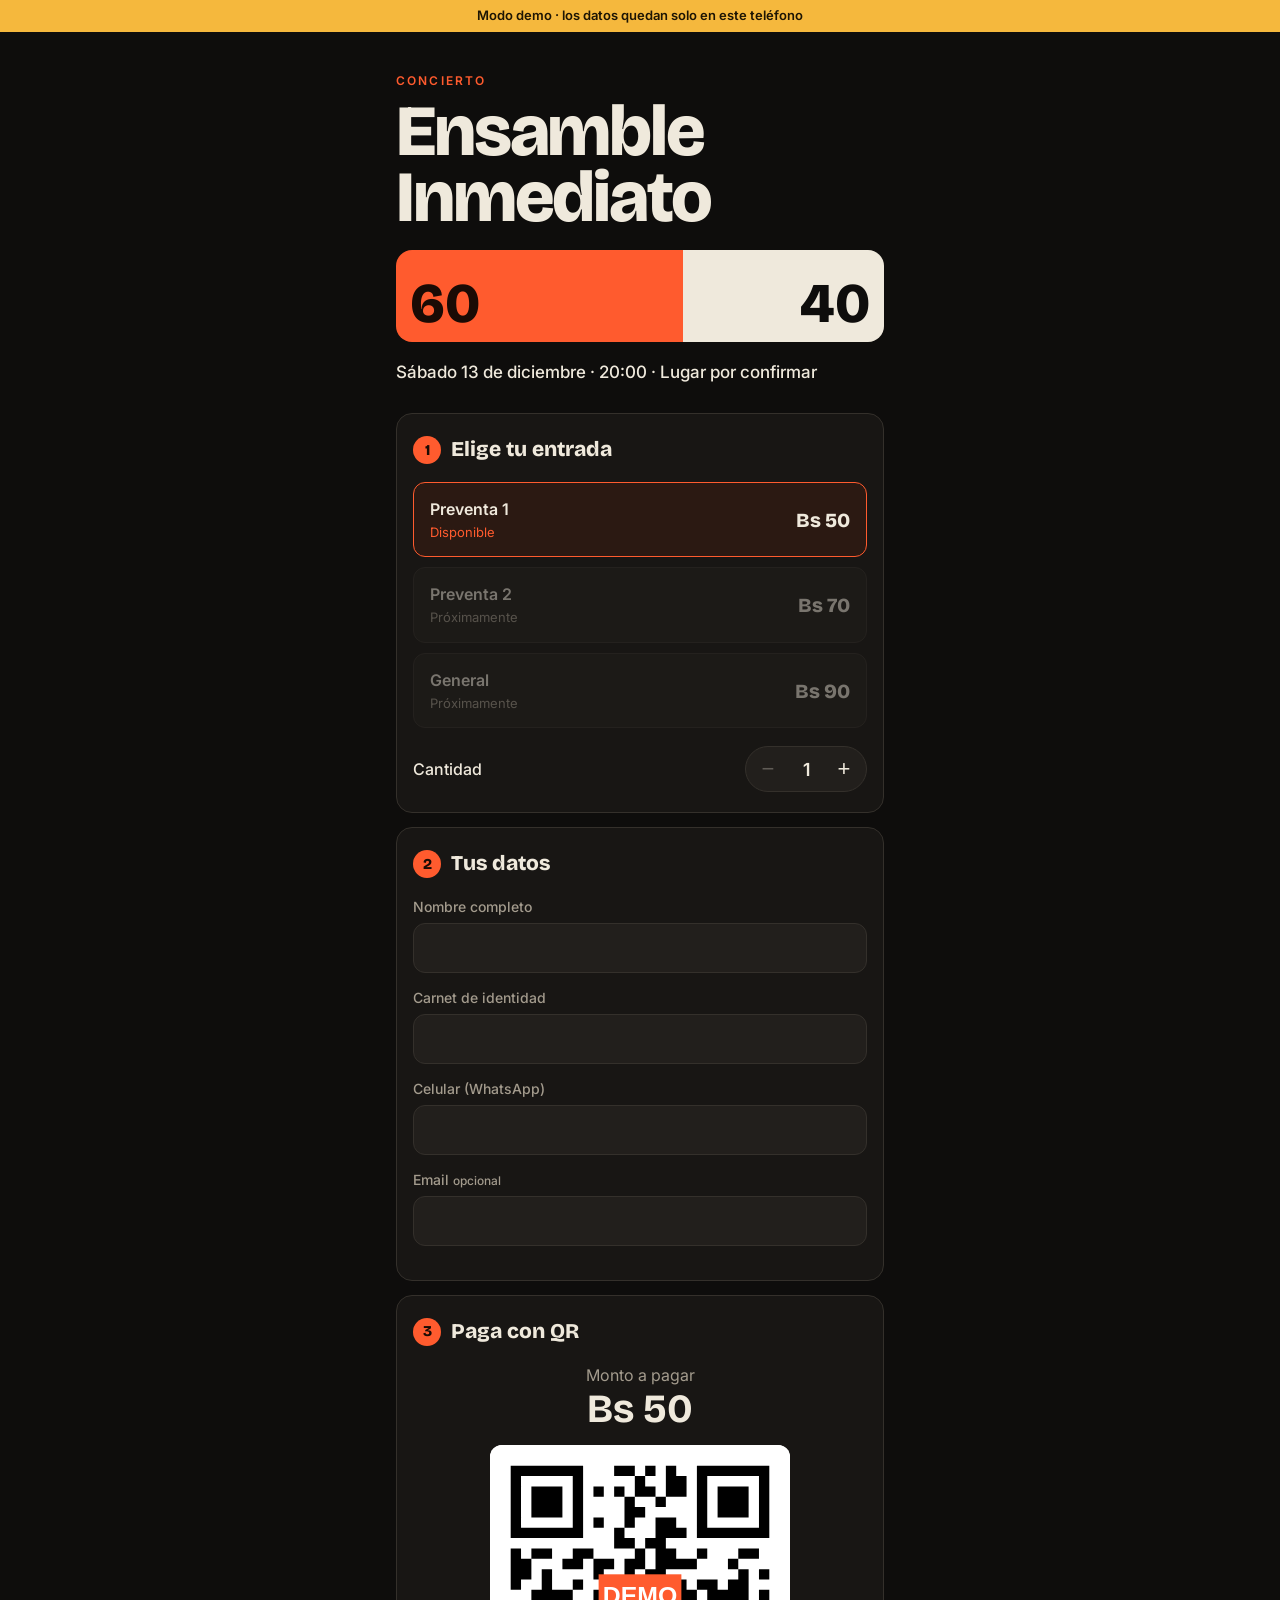
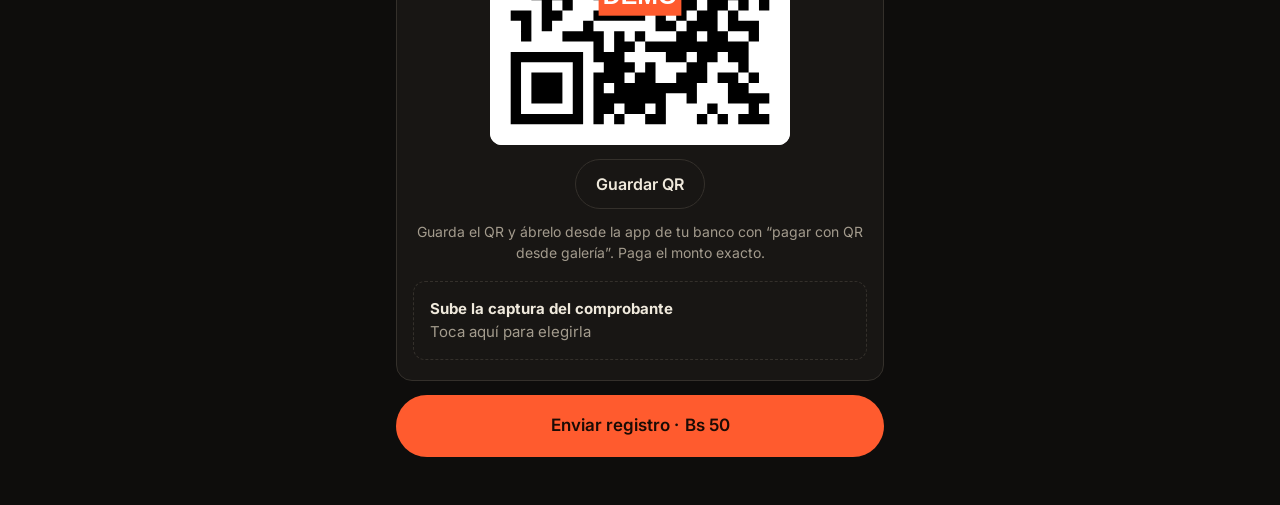
<file: index.html>
<!doctype html>
<html lang="es">
<head>
  <meta charset="utf-8">
  <meta name="viewport" content="width=device-width, initial-scale=1, viewport-fit=cover">
  <title>Ensamble Inmediato: 60/40 · Entradas</title>
  <meta name="description" content="Registra tu entrada para el concierto Ensamble Inmediato: 60/40.">
  <meta name="theme-color" content="#0e0d0c">
  <link rel="icon" href="data:image/svg+xml,%3Csvg xmlns='http://www.w3.org/2000/svg' viewBox='0 0 10 10'%3E%3Crect width='6' height='10' fill='%23ff5b2e'/%3E%3Crect x='6' width='4' height='10' fill='%23efe9dc'/%3E%3C/svg%3E">
  <link rel="preconnect" href="https://fonts.googleapis.com">
  <link rel="preconnect" href="https://fonts.gstatic.com" crossorigin>
  <link href="https://fonts.googleapis.com/css2?family=Bricolage+Grotesque:opsz,wght@12..96,500;12..96,800&family=Inter:wght@400;500;600&display=swap" rel="stylesheet">
  <link rel="stylesheet" href="styles.css">
</head>
<body>
  <div class="demo-banner" id="demoBanner" hidden>Modo demo · los datos quedan solo en este teléfono</div>

  <header class="hero">
    <p class="kicker">Concierto</p>
    <h1>Ensamble<br>Inmediato</h1>
    <div class="split" aria-label="60/40">
      <span>60</span><span>40</span>
    </div>
    <p class="meta" id="meta"></p>
    <p class="info" id="info" hidden></p>
  </header>

  <main class="wrap">
    <p class="loading" id="loading">Cargando entradas…</p>
    <div class="notice error" id="loadError" hidden></div>
    <div class="notice" id="closed" hidden></div>

    <form id="form" hidden>
      <section class="step">
        <h2><span class="num">1</span>Elige tu entrada</h2>
        <div class="tiers" id="tiers" role="radiogroup" aria-label="Tipo de entrada"></div>
        <div class="qty-row">
          <span>Cantidad</span>
          <div class="stepper">
            <button type="button" id="minus" aria-label="Menos">−</button>
            <output id="qty">1</output>
            <button type="button" id="plus" aria-label="Más">+</button>
          </div>
        </div>
      </section>

      <section class="step">
        <h2><span class="num">2</span>Tus datos</h2>
        <label class="field"><span>Nombre completo</span>
          <input name="nombre" required autocomplete="name" maxlength="100"></label>
        <label class="field"><span>Carnet de identidad</span>
          <input name="ci" required maxlength="20" autocomplete="off"></label>
        <label class="field"><span>Celular (WhatsApp)</span>
          <input name="telefono" type="tel" inputmode="tel" required autocomplete="tel" maxlength="20"></label>
        <label class="field"><span>Email <em>opcional</em></span>
          <input name="email" type="email" autocomplete="email" maxlength="100"></label>
      </section>

      <section class="step">
        <h2><span class="num">3</span>Paga con QR</h2>
        <div class="pay" id="pay">
          <p class="amount">Monto a pagar <strong id="total">Bs 0</strong></p>
          <img class="qr" id="qrImg" alt="QR para el pago">
          <a class="btn ghost" id="qrDownload" download="qr-ensamble-6040.png">Guardar QR</a>
          <p class="hint">Guarda el QR y ábrelo desde la app de tu banco con “pagar con QR desde galería”. Paga el monto exacto.</p>
        </div>
        <div class="notice" id="noQr" hidden>El QR de pago todavía no está disponible. Vuelve pronto.</div>

        <label class="upload" id="upload">
          <input type="file" id="proof" accept="image/*" required>
          <img id="proofPreview" alt="Comprobante" hidden>
          <span id="proofText"><strong>Sube la captura del comprobante</strong><br>Toca aquí para elegirla</span>
        </label>
      </section>

      <div class="notice error" id="formError" hidden></div>
      <button class="btn primary big" id="submit">Enviar registro · <span id="totalBtn">Bs 0</span></button>
    </form>

    <section class="done" id="done" hidden>
      <p class="kicker">Registro enviado</p>
      <p class="code" id="doneCode"></p>
      <p class="summary" id="doneSummary"></p>
      <p class="hint">Tu pago está <strong>pendiente de verificación</strong>. Toma una captura de esta pantalla: tu código es tu respaldo en la puerta.</p>
      <button class="btn ghost" type="button" id="again">Registrar otra compra</button>
    </section>
  </main>

  <script src="config.js"></script>
  <script src="api.js"></script>
  <script src="app.js"></script>
</body>
</html>
</file>
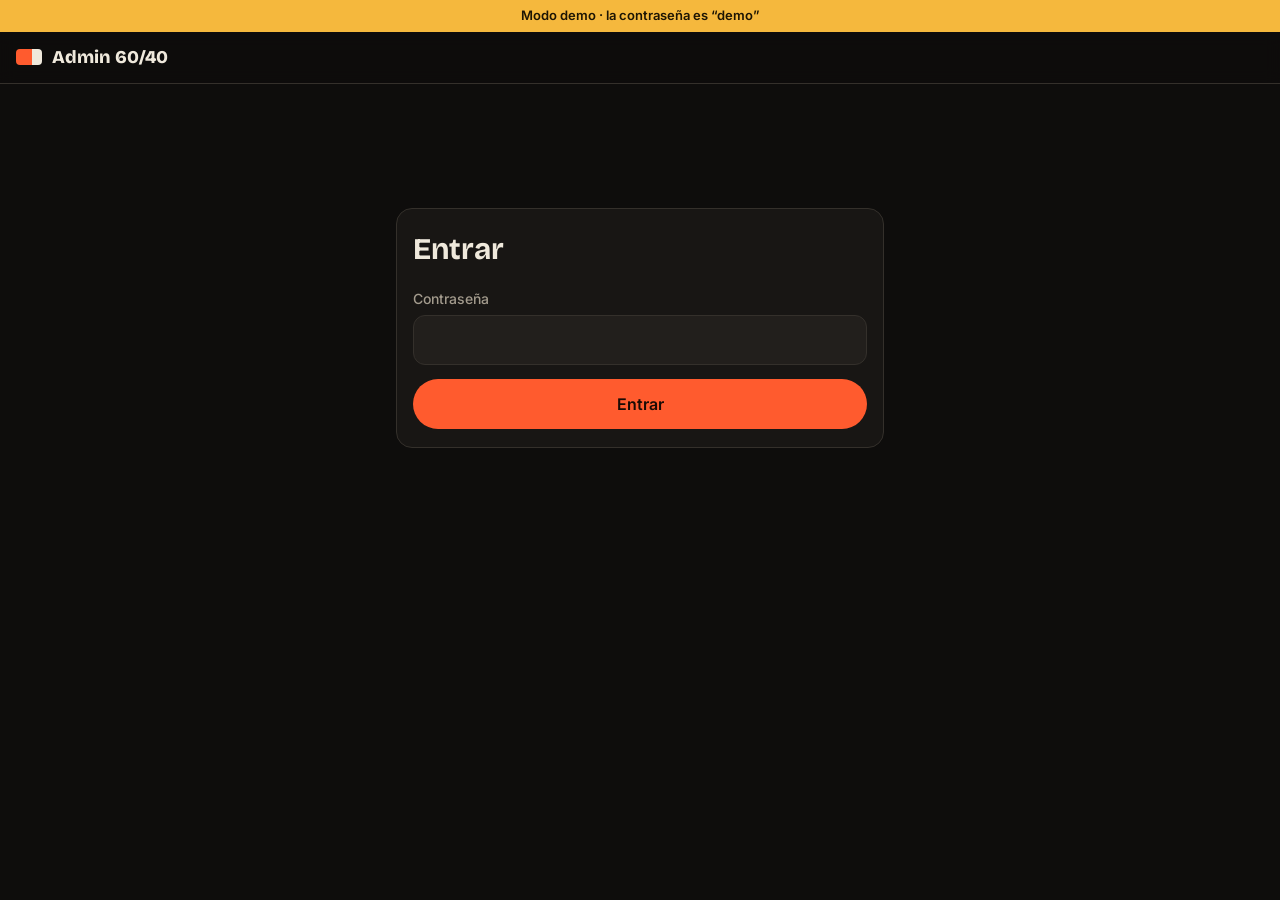
<file: admin.html>
<!doctype html>
<html lang="es">
<head>
  <meta charset="utf-8">
  <meta name="viewport" content="width=device-width, initial-scale=1, viewport-fit=cover">
  <title>Admin · Ensamble Inmediato 60/40</title>
  <meta name="robots" content="noindex">
  <meta name="theme-color" content="#0e0d0c">
  <link rel="icon" href="data:image/svg+xml,%3Csvg xmlns='http://www.w3.org/2000/svg' viewBox='0 0 10 10'%3E%3Crect width='6' height='10' fill='%23ff5b2e'/%3E%3Crect x='6' width='4' height='10' fill='%23efe9dc'/%3E%3C/svg%3E">
  <link rel="preconnect" href="https://fonts.googleapis.com">
  <link rel="preconnect" href="https://fonts.gstatic.com" crossorigin>
  <link href="https://fonts.googleapis.com/css2?family=Bricolage+Grotesque:opsz,wght@12..96,500;12..96,800&family=Inter:wght@400;500;600&display=swap" rel="stylesheet">
  <link rel="stylesheet" href="styles.css">
</head>
<body class="admin">
  <div class="demo-banner" id="demoBanner" hidden>Modo demo · la contraseña es “demo”</div>

  <header class="bar">
    <span class="bar-title"><span class="mini-split"><i></i><i></i></span>Admin 60/40</span>
    <button class="link" type="button" id="logout" hidden>Salir</button>
  </header>

  <main class="wrap">
    <form class="card login" id="login">
      <h1>Entrar</h1>
      <label class="field"><span>Contraseña</span>
        <input type="password" id="password" required autocomplete="current-password"></label>
      <div class="notice error" id="loginError" hidden></div>
      <button class="btn primary">Entrar</button>
    </form>

    <div id="panel" hidden>
      <nav class="tabs" id="tabs">
        <button type="button" data-tab="regs" class="on">Registros</button>
        <button type="button" data-tab="tiers">Tiers</button>
        <button type="button" data-tab="setup">QR y evento</button>
      </nav>

      <section id="tab-regs">
        <div class="stats" id="stats"></div>
        <input class="search" id="search" type="search" placeholder="Buscar nombre, CI, código o celular">
        <div class="chips" id="chips">
          <button type="button" data-f="todos" class="on">Todos</button>
          <button type="button" data-f="pendiente">Pendientes</button>
          <button type="button" data-f="pagado">Pagados</button>
          <button type="button" data-f="rechazado">Rechazados</button>
        </div>
        <div id="regList"></div>
        <button class="btn ghost" type="button" id="refresh">Actualizar lista</button>
      </section>

      <section id="tab-tiers" hidden>
        <p class="hint">Se venden en este orden. En modo <b>secuencial</b> solo se vende el primero disponible; cuando se agota o vence, se abre el siguiente. Los rechazados no cuentan para el cupo.</p>
        <div id="tierList"></div>
        <button class="btn ghost" type="button" id="addTier">+ Agregar tier</button>
        <button class="btn primary" type="button" id="saveTiers">Guardar tiers</button>
      </section>

      <section id="tab-setup" hidden>
        <div class="card">
          <h2>QR de pago</h2>
          <img class="qr" id="qrPreview" alt="QR actual" hidden>
          <p class="hint" id="qrEmpty">Todavía no hay QR. Sin QR la página no deja registrarse.</p>
          <label class="btn primary file">Subir nuevo QR
            <input type="file" id="qrFile" accept="image/*"></label>
        </div>

        <form class="card" id="cfgForm">
          <h2>Evento</h2>
          <label class="field"><span>Nombre</span><input name="evento" maxlength="100"></label>
          <label class="field"><span>Fecha y hora</span><input name="fecha" maxlength="100" placeholder="Sábado 13 de diciembre · 20:00"></label>
          <label class="field"><span>Lugar</span><input name="lugar" maxlength="100"></label>
          <label class="field"><span>Info extra</span><textarea name="info" rows="3" maxlength="500"></textarea></label>
          <label class="field"><span>Modo de tiers</span>
            <select name="modo_tiers">
              <option value="secuencial">Secuencial (preventa 1 → 2 → …)</option>
              <option value="todos">Todos a la vez</option>
            </select></label>
          <label class="field"><span>Máximo de entradas por registro</span>
            <input name="max_por_persona" type="number" inputmode="numeric" min="1" max="50"></label>
          <button class="btn primary">Guardar evento</button>
        </form>
      </section>
    </div>
  </main>

  <div class="toast" id="toast" hidden></div>

  <script src="config.js"></script>
  <script src="api.js"></script>
  <script src="admin.js"></script>
</body>
</html>
</file>
<file: styles.css>
:root {
  --bg: #0e0d0c;
  --surface: #181614;
  --surface-2: #221f1c;
  --line: #34302b;
  --text: #efe9dc;
  --muted: #a39b8d;
  --accent: #ff5b2e;
  --accent-ink: #1a0b05;
  --ok: #4fd18b;
  --warn: #f5b83d;
  --bad: #ff5c74;
  --radius: 16px;
  --display: 'Bricolage Grotesque', system-ui, sans-serif;
  --body: 'Inter', system-ui, sans-serif;
  color-scheme: dark;
}

* { box-sizing: border-box; }
[hidden] { display: none !important; }

html { -webkit-text-size-adjust: 100%; }
body {
  margin: 0;
  background: var(--bg);
  color: var(--text);
  font: 16px/1.5 var(--body);
  padding-bottom: env(safe-area-inset-bottom);
}

a { color: inherit; }
h1, h2 { font-family: var(--display); margin: 0; }
small { color: var(--muted); }
em { font-style: normal; color: var(--muted); font-size: .85em; }

.wrap { max-width: 520px; margin: 0 auto; padding: 0 16px 48px; }

.demo-banner {
  background: var(--warn);
  color: #1d1504;
  text-align: center;
  font-size: 13px;
  font-weight: 600;
  padding: 6px 16px;
}

/* ---------- Hero ---------- */

.hero { max-width: 520px; margin: 0 auto; padding: 40px 16px 28px; }
.kicker {
  margin: 0 0 8px;
  font-size: 12px;
  font-weight: 600;
  letter-spacing: .18em;
  text-transform: uppercase;
  color: var(--accent);
}
.hero h1 {
  font-size: clamp(44px, 14vw, 72px);
  font-weight: 800;
  line-height: .92;
  letter-spacing: -.03em;
}
.split {
  display: flex;
  margin: 20px 0 18px;
  height: 92px;
  border-radius: var(--radius);
  overflow: hidden;
  font-family: var(--display);
  font-weight: 800;
  font-size: 56px;
  line-height: 1;
}
.split span { display: flex; align-items: flex-end; padding: 0 14px 10px; }
.split span:first-child { flex: 6; background: var(--accent); color: var(--accent-ink); }
.split span:last-child { flex: 4; background: var(--text); color: var(--bg); justify-content: flex-end; }
.meta { margin: 0; font-size: 17px; font-weight: 500; }
.info { margin: 8px 0 0; color: var(--muted); white-space: pre-line; }

/* ---------- Pasos ---------- */

.step {
  background: var(--surface);
  border: 1px solid var(--line);
  border-radius: var(--radius);
  padding: 20px 16px;
  margin-bottom: 14px;
}
.step h2 { font-size: 21px; font-weight: 800; display: flex; align-items: center; gap: 10px; margin-bottom: 16px; }
.num {
  display: inline-grid;
  place-items: center;
  width: 28px;
  height: 28px;
  border-radius: 50%;
  background: var(--accent);
  color: var(--accent-ink);
  font-size: 15px;
}

.tiers { display: grid; gap: 10px; }
.tier {
  display: grid;
  grid-template-columns: 1fr auto;
  gap: 2px 12px;
  padding: 14px 16px;
  border: 1.5px solid var(--line);
  border-radius: 12px;
  background: var(--surface-2);
  cursor: pointer;
  position: relative;
  transition: border-color .15s, background .15s;
}
.tier input { position: absolute; opacity: 0; pointer-events: none; }
.tier-name { font-weight: 600; }
.tier-price { font-family: var(--display); font-weight: 800; font-size: 20px; grid-row: span 2; align-self: center; }
.tier-state { font-size: 13px; color: var(--muted); }
.tier:has(input:checked) { border-color: var(--accent); background: #2b1912; }
.tier:has(input:checked) .tier-state { color: var(--accent); }
.tier:has(input:focus-visible) { outline: 2px solid var(--text); outline-offset: 2px; }
.tier:not(.disponible) { opacity: .45; cursor: default; }
.tier.agotado .tier-price, .tier.cerrado .tier-price { text-decoration: line-through; }

.qty-row { display: flex; justify-content: space-between; align-items: center; margin-top: 18px; font-weight: 500; }
.stepper { display: flex; align-items: center; background: var(--surface-2); border: 1px solid var(--line); border-radius: 999px; }
.stepper button {
  width: 44px; height: 44px; border: 0; background: none; color: var(--text);
  font-size: 22px; cursor: pointer; border-radius: 50%;
}
.stepper button:disabled { opacity: .3; cursor: default; }
.stepper output { min-width: 32px; text-align: center; font-weight: 600; font-size: 18px; }

/* ---------- Campos ---------- */

.field { display: block; margin-bottom: 14px; }
.field span { display: block; font-size: 14px; font-weight: 500; margin-bottom: 6px; color: var(--muted); }
input:not([type=radio]):not([type=checkbox]):not([type=file]), select, textarea {
  width: 100%;
  font: inherit;
  font-size: 16px;
  color: var(--text);
  background: var(--surface-2);
  border: 1.5px solid var(--line);
  border-radius: 12px;
  padding: 12px 14px;
  outline: none;
}
input:focus, select:focus, textarea:focus { border-color: var(--accent); }
input[type=date] { min-height: 50px; }

/* ---------- Pago ---------- */

.pay { text-align: center; }
.amount { margin: 0 0 14px; color: var(--muted); }
.amount strong { display: block; font-family: var(--display); font-size: 40px; color: var(--text); line-height: 1.1; }
.qr { display: block; width: 100%; max-width: 300px; margin: 0 auto 14px; border-radius: 12px; background: #fff; }
.hint { font-size: 14px; color: var(--muted); margin: 12px 0 0; }
.center { text-align: center; }

.upload {
  position: relative;
  display: flex;
  align-items: center;
  gap: 14px;
  margin-top: 18px;
  padding: 16px;
  border: 1.5px dashed var(--line);
  border-radius: 12px;
  cursor: pointer;
  font-size: 15px;
  color: var(--muted);
}
.upload strong { color: var(--text); }
.upload input { position: absolute; width: 1px; height: 1px; opacity: 0; }
.upload img { width: 56px; height: 56px; object-fit: cover; border-radius: 8px; flex: none; }
.upload.ok { border-style: solid; border-color: var(--ok); }
.upload:has(input:focus-visible) { outline: 2px solid var(--text); outline-offset: 2px; }

/* ---------- Botones ---------- */

.btn {
  display: inline-flex;
  align-items: center;
  justify-content: center;
  gap: 6px;
  font: inherit;
  font-weight: 600;
  border-radius: 999px;
  padding: 12px 20px;
  border: 1.5px solid transparent;
  cursor: pointer;
  text-decoration: none;
  color: var(--text);
  background: none;
}
.btn.primary { background: var(--accent); color: var(--accent-ink); }
.btn.ghost { border-color: var(--line); }
.btn.big { width: 100%; padding: 17px; font-size: 17px; }
.btn.sm { padding: 8px 14px; font-size: 14px; }
.btn:disabled { opacity: .5; cursor: default; }
.btn.file { position: relative; overflow: hidden; }
.btn.file input { position: absolute; inset: 0; opacity: 0; cursor: pointer; }
.link { background: none; border: 0; color: var(--accent); font: inherit; font-weight: 600; cursor: pointer; padding: 0; }

.notice {
  background: var(--surface);
  border: 1px solid var(--line);
  border-radius: 12px;
  padding: 14px 16px;
  margin-bottom: 14px;
}
.notice.error { border-color: var(--bad); color: #ffd3da; }
.loading { color: var(--muted); text-align: center; padding: 32px 0; }

/* ---------- Listo ---------- */

.done {
  text-align: center;
  background: var(--surface);
  border: 1.5px solid var(--ok);
  border-radius: var(--radius);
  padding: 28px 18px;
}
.done .kicker { color: var(--ok); }
.code { font-family: var(--display); font-weight: 800; font-size: 44px; letter-spacing: .04em; margin: 4px 0; }
.summary { margin: 0 0 6px; font-weight: 500; }
.done .btn { margin-top: 20px; }

/* ---------- Admin ---------- */

.bar {
  position: sticky; top: 0; z-index: 5;
  display: flex; justify-content: space-between; align-items: center;
  padding: 12px 16px;
  background: rgba(14, 13, 12, .92);
  backdrop-filter: blur(8px);
  border-bottom: 1px solid var(--line);
}
.bar-title { display: flex; align-items: center; gap: 10px; font-family: var(--display); font-weight: 800; font-size: 18px; }
.mini-split { display: flex; width: 26px; height: 16px; border-radius: 4px; overflow: hidden; }
.mini-split i:first-child { flex: 6; background: var(--accent); }
.mini-split i:last-child { flex: 4; background: var(--text); }

.admin .wrap { padding-top: 16px; }
.card {
  background: var(--surface);
  border: 1px solid var(--line);
  border-radius: var(--radius);
  padding: 18px 16px;
  margin-bottom: 14px;
}
.card h2 { font-size: 19px; margin-bottom: 14px; }
.login { margin-top: 12vh; }
.login h1 { font-size: 30px; margin-bottom: 16px; }
.login .btn { width: 100%; }

.tabs { display: flex; gap: 4px; background: var(--surface); border: 1px solid var(--line); border-radius: 999px; padding: 4px; margin-bottom: 16px; }
.tabs button {
  flex: 1; border: 0; background: none; color: var(--muted);
  font: inherit; font-size: 14px; font-weight: 600; padding: 9px 4px; border-radius: 999px; cursor: pointer;
}
.tabs button.on { background: var(--text); color: var(--bg); }

.stats { display: grid; grid-template-columns: repeat(3, 1fr); gap: 8px; margin-bottom: 14px; }
.stats div { background: var(--surface); border: 1px solid var(--line); border-radius: 12px; padding: 12px 10px; }
.stats b { display: block; font-family: var(--display); font-size: 22px; line-height: 1.15; }
.stats span { font-size: 12px; color: var(--muted); }
.stats .warn b { color: var(--warn); }

.search { margin-bottom: 10px; }
.chips { display: flex; gap: 6px; overflow-x: auto; margin-bottom: 14px; scrollbar-width: none; }
.chips button {
  flex: none; border: 1px solid var(--line); background: none; color: var(--muted);
  font: inherit; font-size: 14px; padding: 6px 14px; border-radius: 999px; cursor: pointer;
}
.chips button.on { border-color: var(--accent); color: var(--accent); }

.reg { background: var(--surface); border: 1px solid var(--line); border-radius: 12px; margin-bottom: 8px; }
.reg summary { display: flex; justify-content: space-between; gap: 12px; padding: 12px 14px; cursor: pointer; list-style: none; }
.reg summary::-webkit-details-marker { display: none; }
.reg-main { min-width: 0; }
.reg-main strong { display: block; overflow: hidden; text-overflow: ellipsis; white-space: nowrap; }
.reg-side { display: flex; flex-direction: column; align-items: flex-end; gap: 2px; flex: none; }
.reg-body { padding: 0 14px 14px; border-top: 1px solid var(--line); }
.reg-body p { margin: 12px 0; font-size: 15px; word-break: break-word; }
.row { display: flex; flex-wrap: wrap; gap: 8px; margin-top: 10px; }
.row.status .btn { flex: 1; border-color: var(--line); }
.row.status .btn.on.pagado { background: var(--ok); color: #04170c; border-color: var(--ok); }
.row.status .btn.on.pendiente { background: var(--warn); color: #1d1504; border-color: var(--warn); }
.row.status .btn.on.rechazado { background: var(--bad); color: #22040a; border-color: var(--bad); }

.badge { font-size: 12px; font-weight: 600; padding: 2px 10px; border-radius: 999px; }
.badge.pendiente { background: #3a2c0d; color: var(--warn); }
.badge.pagado { background: #0e3220; color: var(--ok); }
.badge.rechazado { background: #3a1018; color: var(--bad); }

#tab-regs > .btn, #tab-tiers > .btn { width: 100%; margin-top: 8px; }
.tier-edit-head { display: flex; gap: 8px; margin-bottom: 14px; }
.tier-edit-head input { font-weight: 600; }
.icon {
  flex: none; width: 46px; border: 1px solid var(--line); border-radius: 12px;
  background: none; color: var(--muted); font-size: 16px; cursor: pointer;
}
.icon.del:hover { color: var(--bad); border-color: var(--bad); }
.grid2 { display: grid; grid-template-columns: repeat(2, minmax(0, 1fr)); gap: 0 10px; }
.grid2 input { min-width: 0; }
.tier-edit-foot { display: flex; justify-content: space-between; align-items: center; gap: 10px; }
.check { display: flex; align-items: center; gap: 8px; font-weight: 500; cursor: pointer; }
.check input { width: 20px; height: 20px; accent-color: var(--accent); }

.toast {
  position: fixed; left: 50%; bottom: calc(20px + env(safe-area-inset-bottom)); transform: translateX(-50%);
  max-width: calc(100% - 32px);
  background: var(--text); color: var(--bg);
  padding: 12px 18px; border-radius: 999px; font-weight: 600; font-size: 15px;
  box-shadow: 0 8px 30px rgba(0, 0, 0, .4);
  z-index: 10;
}
.toast.error { background: var(--bad); color: #22040a; }
</file>
